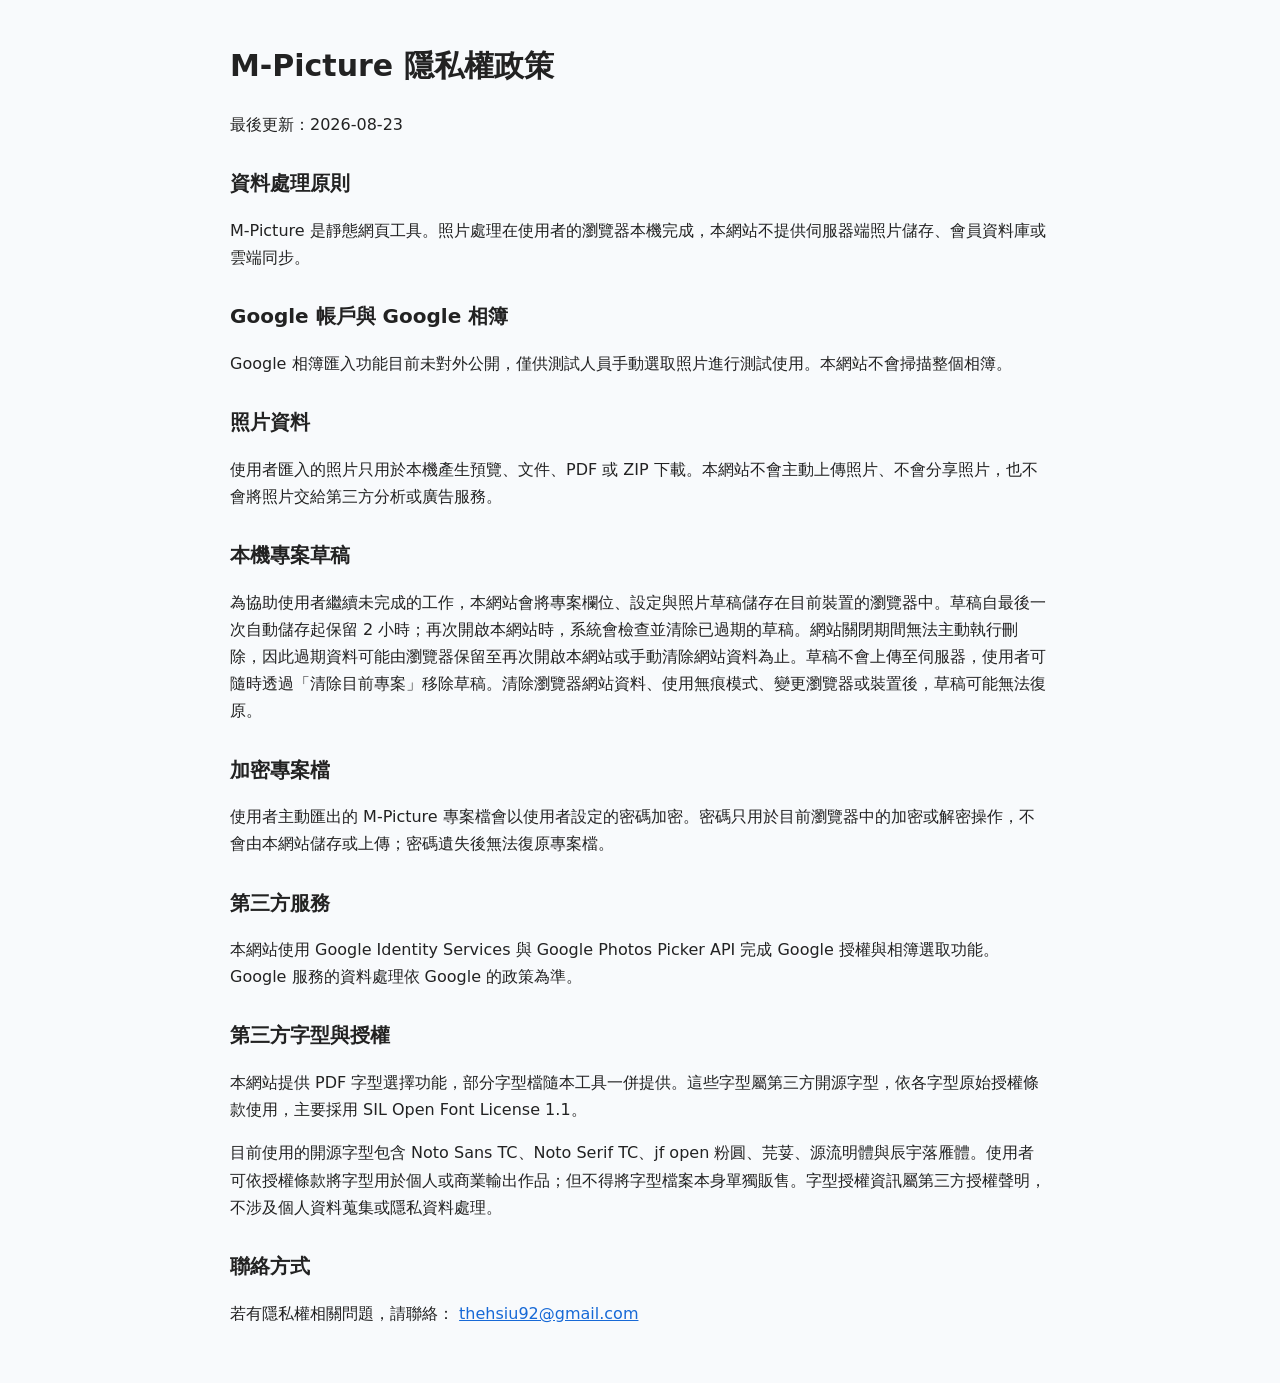
<file: privacy.html>
<!doctype html>
<html lang="zh-TW">
  <head>
    <meta charset="UTF-8" />
    <meta name="viewport" content="width=device-width, initial-scale=1.0" />
    <meta name="referrer" content="strict-origin-when-cross-origin" />
    <meta
      http-equiv="Permissions-Policy"
      content="camera=(), microphone=(), geolocation=(), payment=()"
    />
    <title>M-Picture 隱私權政策</title>
    <style>
      body {
        margin: 0;
        background: #f8fafc;
        color: #222;
        font-family:
          "Noto Sans TC",
          system-ui,
          -apple-system,
          BlinkMacSystemFont,
          sans-serif;
        line-height: 1.7;
      }

      main {
        max-width: 820px;
        margin: 0 auto;
        padding: 40px 20px;
      }

      h1 {
        margin-top: 0;
        font-size: 30px;
      }

      h2 {
        margin-top: 28px;
        font-size: 20px;
      }

      a {
        color: #1769d6;
      }
    </style>
  </head>
  <body>
    <main>
      <h1>M-Picture 隱私權政策</h1>
      <p>最後更新：2026-08-23</p>

      <h2>資料處理原則</h2>
      <p>
        M-Picture
        是靜態網頁工具。照片處理在使用者的瀏覽器本機完成，本網站不提供伺服器端照片儲存、會員資料庫或雲端同步。
      </p>

      <h2>Google 帳戶與 Google 相簿</h2>
      <p>
        Google
        相簿匯入功能目前未對外公開，僅供測試人員手動選取照片進行測試使用。本網站不會掃描整個相簿。
      </p>

      <h2>照片資料</h2>
      <p>
        使用者匯入的照片只用於本機產生預覽、文件、PDF 或 ZIP
        下載。本網站不會主動上傳照片、不會分享照片，也不會將照片交給第三方分析或廣告服務。
      </p>

      <h2>本機專案草稿</h2>
      <p>
        為協助使用者繼續未完成的工作，本網站會將專案欄位、設定與照片草稿儲存在目前裝置的瀏覽器中。草稿自最後一次自動儲存起保留
        2
        小時；再次開啟本網站時，系統會檢查並清除已過期的草稿。網站關閉期間無法主動執行刪除，因此過期資料可能由瀏覽器保留至再次開啟本網站或手動清除網站資料為止。草稿不會上傳至伺服器，使用者可隨時透過「清除目前專案」移除草稿。清除瀏覽器網站資料、使用無痕模式、變更瀏覽器或裝置後，草稿可能無法復原。
      </p>

      <h2>加密專案檔</h2>
      <p>
        使用者主動匯出的 M-Picture
        專案檔會以使用者設定的密碼加密。密碼只用於目前瀏覽器中的加密或解密操作，不會由本網站儲存或上傳；密碼遺失後無法復原專案檔。
      </p>

      <h2>第三方服務</h2>
      <p>
        本網站使用 Google Identity Services 與 Google Photos Picker API 完成
        Google 授權與相簿選取功能。Google 服務的資料處理依 Google 的政策為準。
      </p>

      <h2>第三方字型與授權</h2>
      <p>
        本網站提供 PDF
        字型選擇功能，部分字型檔隨本工具一併提供。這些字型屬第三方開源字型，依各字型原始授權條款使用，主要採用
        SIL Open Font License 1.1。
      </p>
      <p>
        目前使用的開源字型包含 Noto Sans TC、Noto Serif TC、jf open
        粉圓、芫荽、源流明體與辰宇落雁體。使用者可依授權條款將字型用於個人或商業輸出作品；但不得將字型檔案本身單獨販售。字型授權資訊屬第三方授權聲明，不涉及個人資料蒐集或隱私資料處理。
      </p>

      <h2>聯絡方式</h2>
      <p>
        若有隱私權相關問題，請聯絡：
        <a href="mailto:thehsiu92@gmail.com">thehsiu92@gmail.com</a>
      </p>
    </main>
  </body>
</html>
</file>
